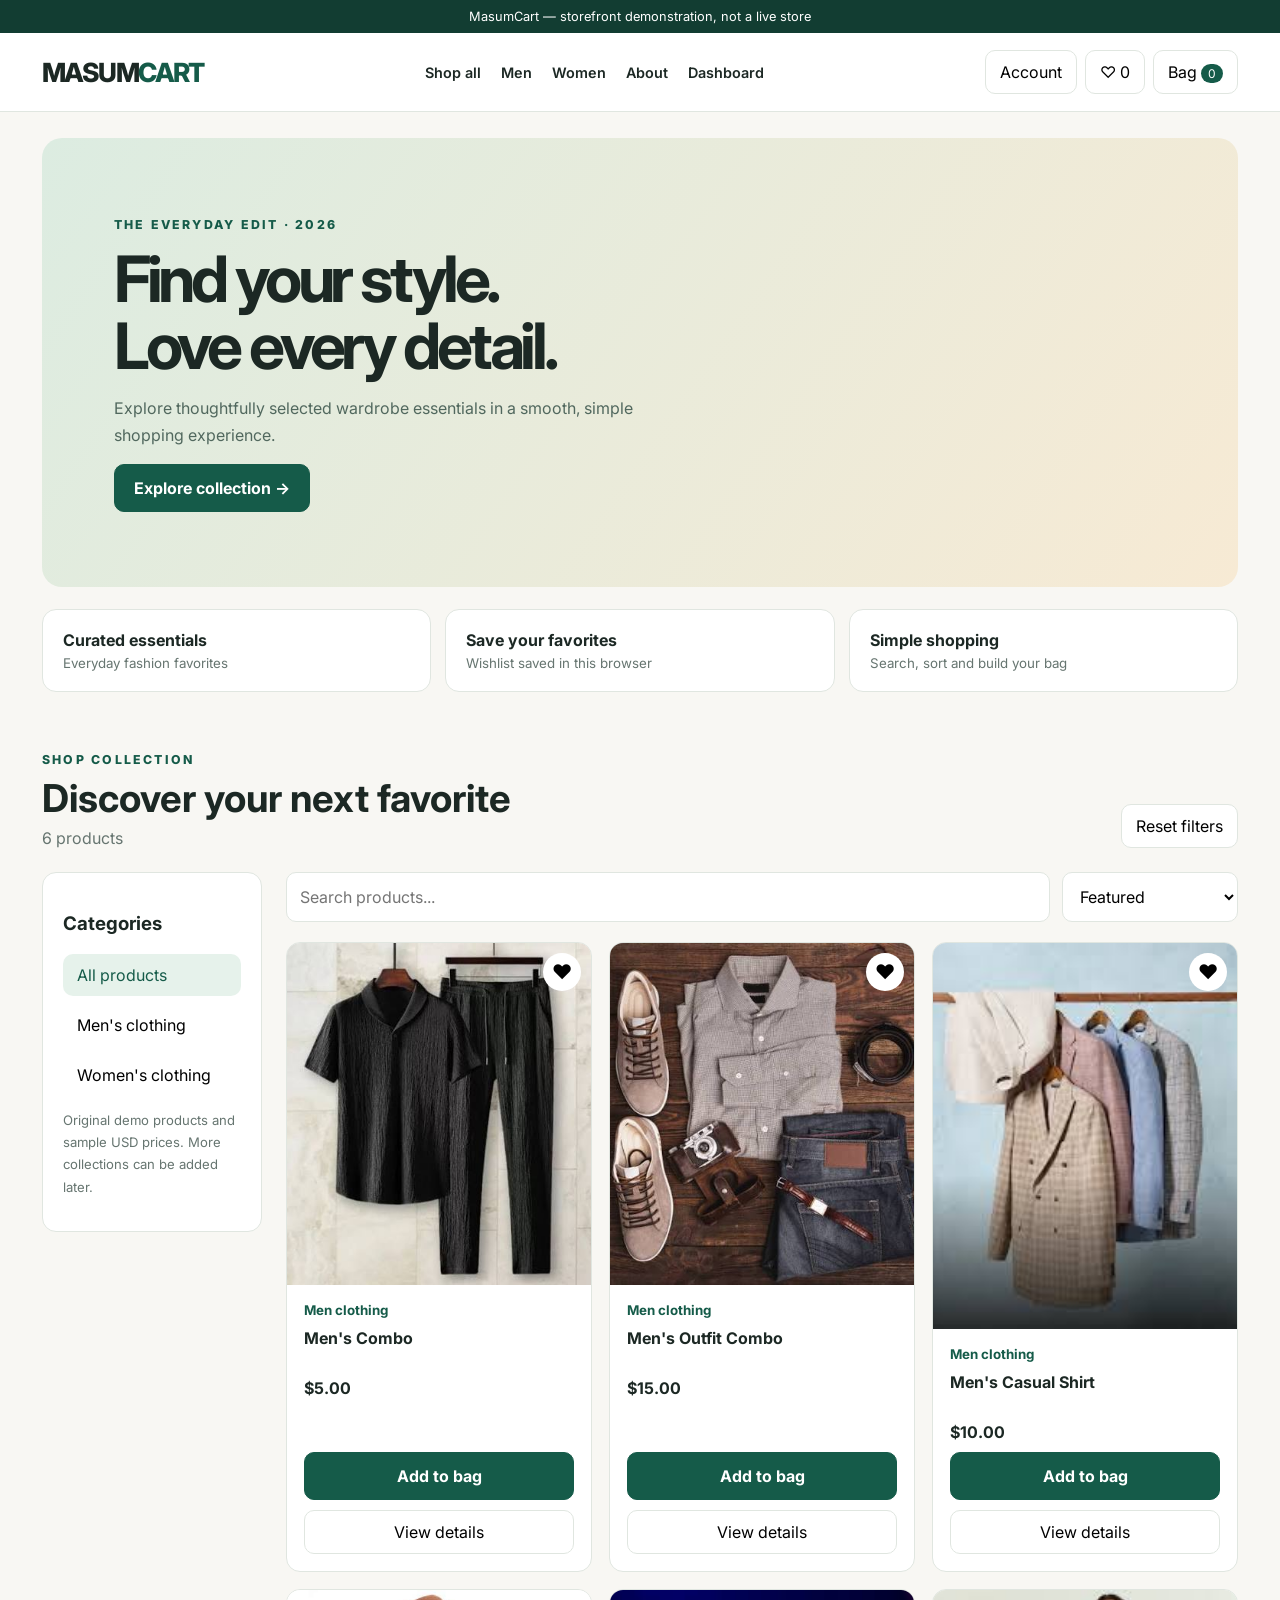
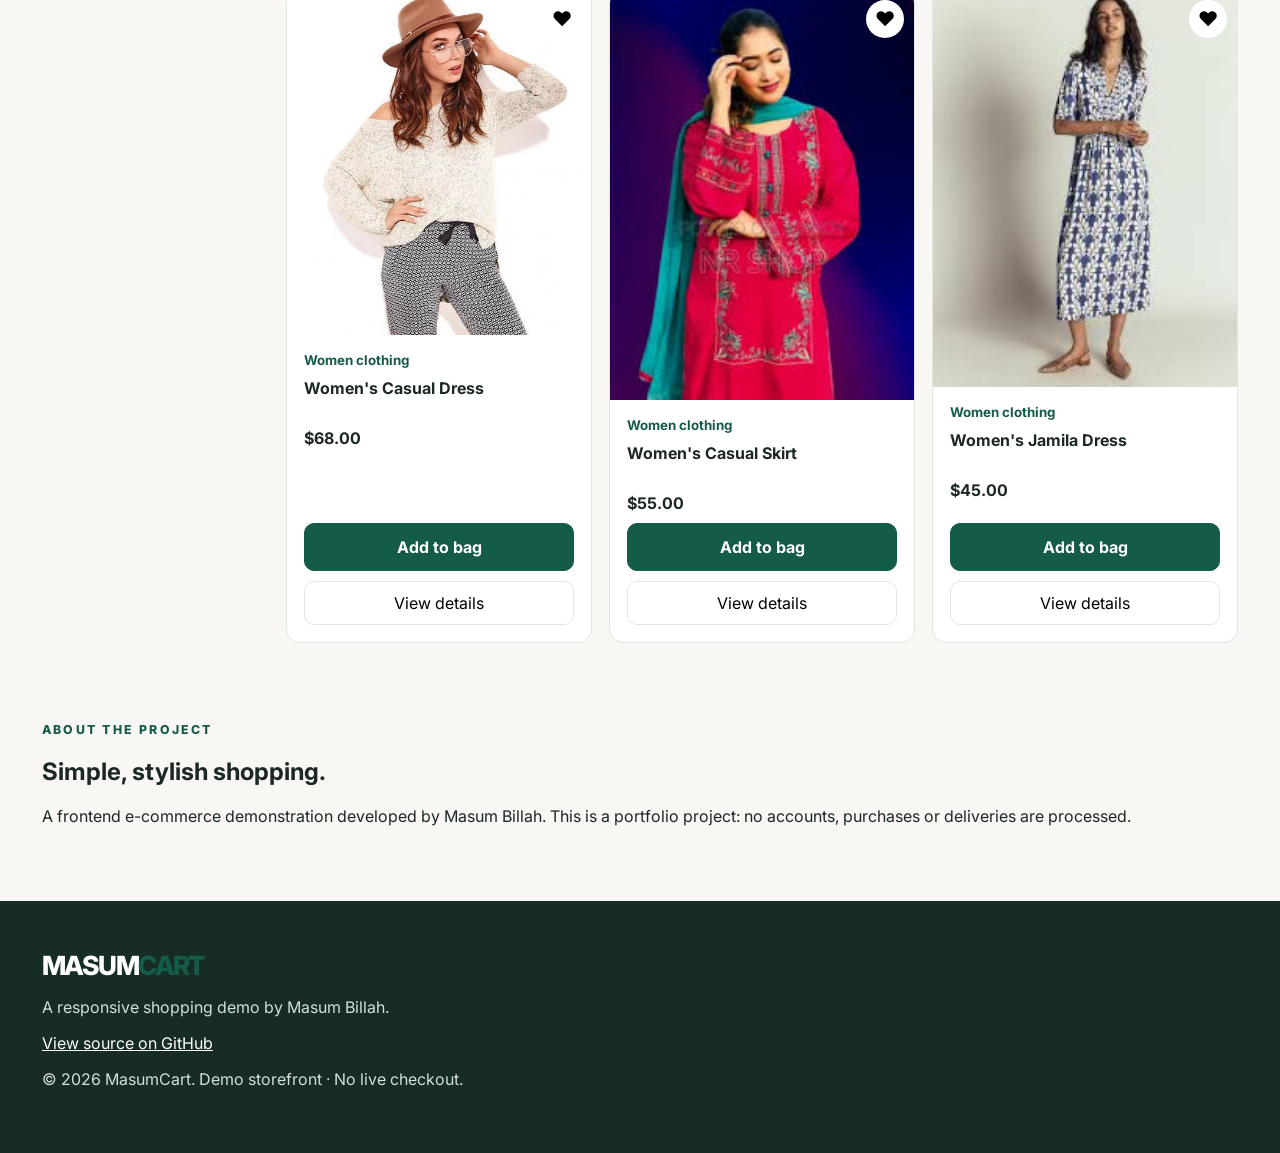
<file: index.html>
<!doctype html><html lang="en"><head><meta charset="utf-8"><meta name="viewport" content="width=device-width,initial-scale=1"><meta name="theme-color" content="#155b49"><meta name="description" content="MasumCart: responsive fashion shopping demo with search, wishlist and cart."><title>MasumCart | Everyday style</title><link rel="preconnect" href="https://fonts.googleapis.com"><link rel="preconnect" href="https://fonts.gstatic.com" crossorigin><link href="https://fonts.googleapis.com/css2?family=Inter:wght@400;500;600;700;800&display=swap" rel="stylesheet"><link rel="stylesheet" href="assets/css/style.css"></head><body><a class="skip" href="#main">Skip to main content</a><div class="strip">MasumCart — storefront demonstration, not a live store</div><header class="nav"><div class="wrap nav-inner"><a class="brand" href="./">MASUM<span>CART</span></a><nav class="links" aria-label="Main navigation"><a href="#catalog" data-category="All">Shop all</a><a href="#catalog" data-category="Men">Men</a><a href="#catalog" data-category="Women">Women</a><a href="#about">About</a><a href="dashboard.html">Dashboard</a></nav><div class="nav-actions"><button class="icon" id="accountBtn" type="button" aria-label="Open local account and saved drafts">Account</button><button class="icon" id="wishBtn" aria-label="Show wishlist" aria-pressed="false">♡ <span id="wishCount">0</span></button><button class="icon" id="cartBtn" aria-label="Open bag">Bag <span class="count" id="cartCount">0</span></button></div></div></header><main id="main" class="wrap"><section class="hero"><span class="eyebrow">The everyday edit · 2026</span><h1>Find your style.<br>Love every detail.</h1><p>Explore thoughtfully selected wardrobe essentials in a smooth, simple shopping experience.</p><a class="primary" href="#catalog">Explore collection →</a></section><div class="benefits"><div class="benefit"><strong>Curated essentials</strong><small>Everyday fashion favorites</small></div><div class="benefit"><strong>Save your favorites</strong><small>Wishlist saved in this browser</small></div><div class="benefit"><strong>Simple shopping</strong><small>Search, sort and build your bag</small></div></div><section id="catalog"><div class="head"><div><span class="eyebrow">Shop collection</span><h2>Discover your next favorite</h2><p id="results" aria-live="polite"></p></div><button class="chip" id="reset">Reset filters</button></div><div class="layout"><aside class="side"><h3>Categories</h3><div class="filters"><button class="filter" data-category="All" aria-pressed="true">All products</button><button class="filter" data-category="Men">Men's clothing</button><button class="filter" data-category="Women">Women's clothing</button></div><p style="color:var(--muted);font-size:.82rem;line-height:1.7">Original demo products and sample USD prices. More collections can be added later.</p></aside><div><div class="toolbar"><input class="search" id="search" type="search" placeholder="Search products..." aria-label="Search products"><select class="sort" id="sort" aria-label="Sort products"><option value="featured">Featured</option><option value="low">Price: low to high</option><option value="high">Price: high to low</option><option value="name">Name: A–Z</option></select></div><div id="products" class="products"></div><p id="empty" class="empty hidden">No products match. Try another search.</p></div></div></section><section id="about" style="margin-top:75px"><span class="eyebrow">About the project</span><h2>Simple, stylish shopping.</h2><p>A frontend e-commerce demonstration developed by Masum Billah. This is a portfolio project: no accounts, purchases or deliveries are processed.</p></section></main><footer class="footer"><div class="wrap"><strong class="brand">MASUM<span>CART</span></strong><p>A responsive shopping demo by Masum Billah.</p><a href="https://github.com/gitwithmasum/MasumCart">View source on GitHub</a><p>© 2026 MasumCart. Demo storefront · No live checkout.</p></div></footer><div class="backdrop hidden" id="backdrop"></div><aside class="drawer hidden" id="drawer" role="dialog" aria-modal="true" aria-label="Shopping bag"><div class="drawer-header"><h2>Your bag</h2><button id="close" class="icon" aria-label="Close bag">✕</button></div><div id="cartBody" class="drawer-body"></div><div class="drawer-footer"><div class="total"><span>Subtotal</span><span id="total">$0.00</span></div><button id="checkout" class="primary">Checkout (demo)</button><p style="color:var(--muted);font-size:.8rem">Checkout is a demo only. No real payments or orders are processed.</p></div></aside><div class="notice hidden" id="notice" role="status" aria-live="polite"></div><script src="assets/js/app.js" defer></script><dialog id="productDialog" class="modal" aria-labelledby="productTitle"><button id="closeProduct" class="modal-close" type="button" aria-label="Close product details">✕</button><div id="productDetails"></div></dialog><dialog id="checkoutDialog" class="modal" aria-labelledby="checkoutTitle"><button id="closeCheckout" class="modal-close" type="button" aria-label="Close checkout preview">✕</button><div id="checkoutDetails"></div></dialog><dialog id="accountDialog" class="modal" aria-labelledby="accountTitle"><button id="closeAccount" class="modal-close" type="button" aria-label="Close account panel">✕</button><div id="accountDetails"></div></dialog></body></html>
</file>
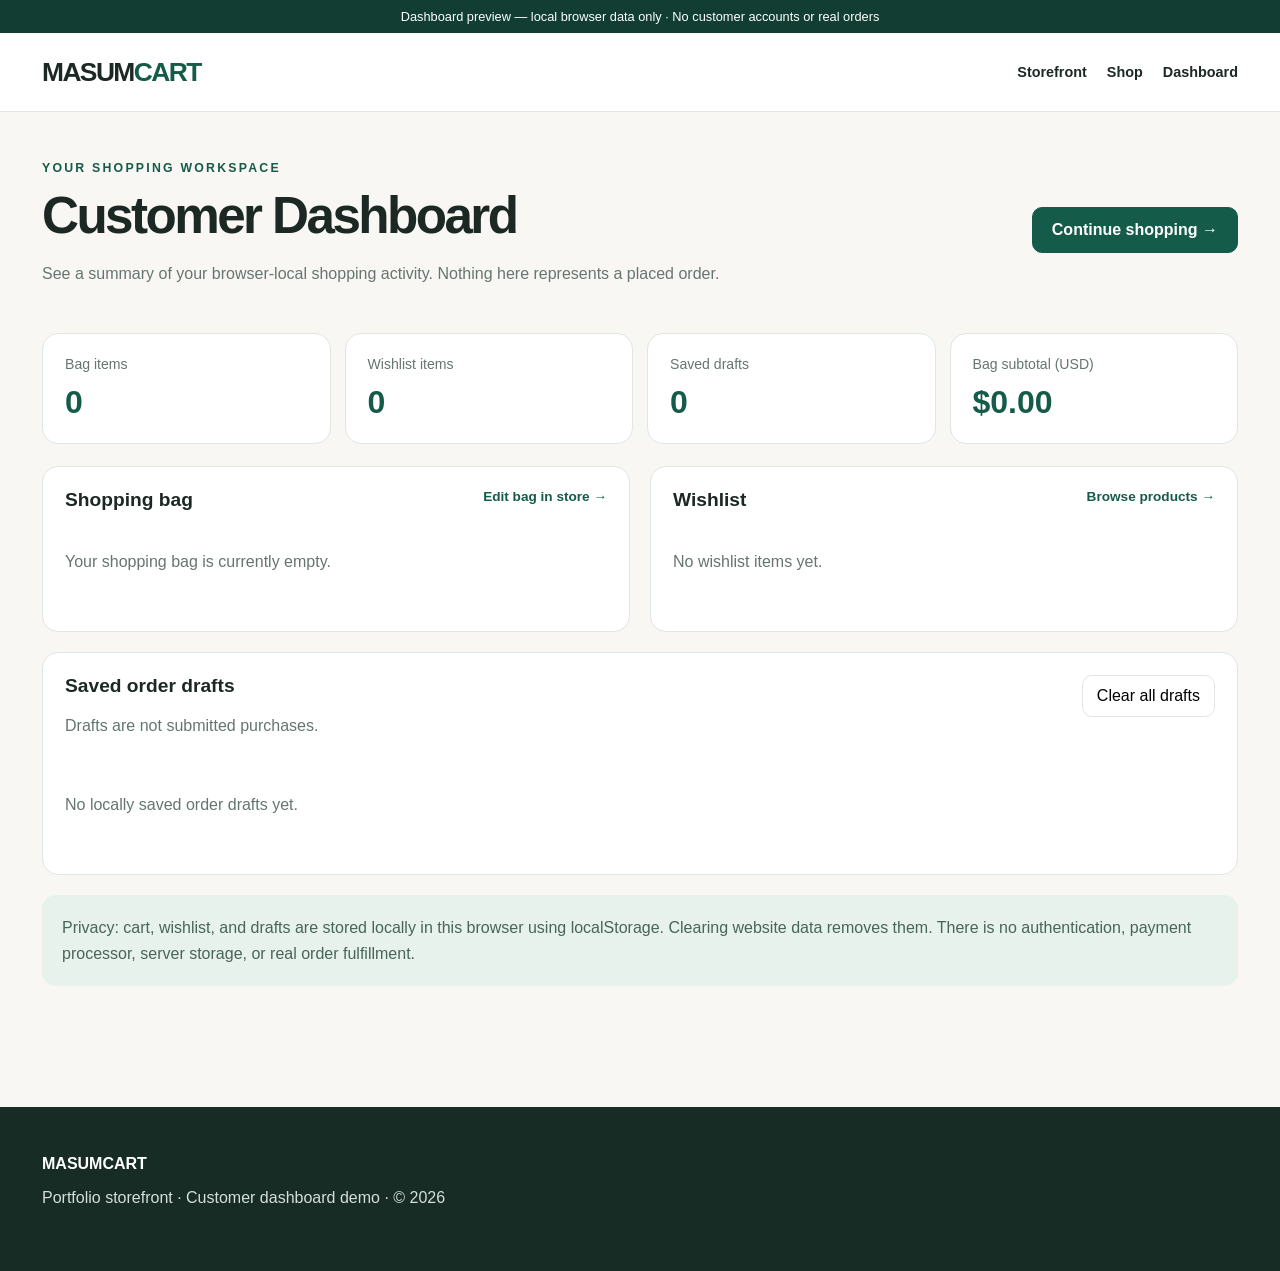
<file: dashboard.html>
<!doctype html><html lang="en"><head><meta charset="utf-8"><meta name="viewport" content="width=device-width,initial-scale=1"><meta name="description" content="MasumCart browser-local customer dashboard demo"><title>Dashboard | MasumCart</title><link rel="stylesheet" href="assets/css/style.css"><link rel="stylesheet" href="assets/css/dashboard.css"><script src="assets/js/dashboard.js" defer></script></head><body><a class="skip" href="#dashboard">Skip to dashboard</a><div class="strip">Dashboard preview — local browser data only · No customer accounts or real orders</div><header class="nav"><div class="wrap nav-inner"><a class="brand" href="index.html">MASUM<span>CART</span></a><nav class="links" aria-label="Main navigation"><a href="index.html">Storefront</a><a href="index.html#catalog">Shop</a><a href="dashboard.html" aria-current="page">Dashboard</a></nav></div></header><main class="wrap dashboard" id="dashboard"><div class="dashboard-heading"><div><span class="eyebrow">Your shopping workspace</span><h1>Customer Dashboard</h1><p>See a summary of your browser-local shopping activity. Nothing here represents a placed order.</p></div><a class="primary" href="index.html#catalog">Continue shopping →</a></div><div class="stat-grid"><article class="stat"><span>Bag items</span><strong id="statCart">0</strong></article><article class="stat"><span>Wishlist items</span><strong id="statWish">0</strong></article><article class="stat"><span>Saved drafts</span><strong id="statDraft">0</strong></article><article class="stat"><span>Bag subtotal (USD)</span><strong id="statTotal">$0.00</strong></article></div><div class="dashboard-columns"><section class="dash-panel" aria-labelledby="bagTitle"><div class="panel-title"><h2 id="bagTitle">Shopping bag</h2><a href="index.html">Edit bag in store →</a></div><div id="dashboardCart"></div></section><section class="dash-panel" aria-labelledby="wishTitle"><div class="panel-title"><h2 id="wishTitle">Wishlist</h2><a href="index.html#catalog">Browse products →</a></div><div id="dashboardWish"></div></section></div><section class="dash-panel" aria-labelledby="draftTitle"><div class="panel-title"><div><h2 id="draftTitle">Saved order drafts</h2><p>Drafts are not submitted purchases.</p></div><button id="clearDashboardDrafts" class="chip" type="button">Clear all drafts</button></div><div id="dashboardDrafts"></div></section><p class="dashboard-note">Privacy: cart, wishlist, and drafts are stored locally in this browser using localStorage. Clearing website data removes them. There is no authentication, payment processor, server storage, or real order fulfillment.</p></main><footer class="footer"><div class="wrap"><strong>MASUMCART</strong><p>Portfolio storefront · Customer dashboard demo · © 2026</p></div></footer><div class="notice hidden" id="dashboardNotice" role="status" aria-live="polite"></div></body></html>
</file>
<file: assets/css/style.css>
:root{--bg:#f8f7f3;--fg:#1c2824;--green:#155b49;--line:#e0e6e0;--muted:#667570}*{box-sizing:border-box}html{scroll-behavior:smooth}body{margin:0;background:var(--bg);color:var(--fg);font-family:Inter,Arial,sans-serif}button,input,select{font:inherit}button{cursor:pointer}a{color:inherit;text-decoration:none}button:focus-visible,a:focus-visible,input:focus-visible,select:focus-visible{outline:3px solid #b9924c;outline-offset:2px}.skip{position:absolute;top:-90px;left:12px;background:white;padding:12px}.skip:focus{top:8px}.wrap{max-width:1240px;margin:auto;padding:0 22px}.strip{background:#123d32;color:#fff;text-align:center;padding:9px;font-size:.8rem}.nav{background:#fff;border-bottom:1px solid var(--line);position:sticky;top:0;z-index:10}.nav-inner{display:flex;gap:24px;align-items:center;justify-content:space-between;min-height:78px}.brand{font-size:1.65rem;font-weight:800;letter-spacing:-.06em}.brand span{color:var(--green)}.links{display:flex;gap:20px}.links a{font-weight:600;font-size:.9rem}.links a:hover{color:var(--green)}.nav-actions{display:flex;gap:8px}.chip,.icon,.filter{border:1px solid var(--line);background:white;border-radius:10px;padding:11px 14px}.count{border-radius:20px;background:var(--green);color:white;font-size:.75rem;padding:2px 7px}.hero{background:linear-gradient(125deg,#dcece1,#f7ead4);border-radius:20px;padding:75px 6%;margin-top:26px}.hero h1{max-width:730px;font-size:clamp(2.3rem,5vw,4.6rem);letter-spacing:-.065em;line-height:1.05;margin:12px 0}.hero p{color:#51685e;max-width:520px;line-height:1.65}.eyebrow{font-size:.77rem;letter-spacing:.18em;text-transform:uppercase;font-weight:800;color:var(--green)}.primary{display:inline-block;background:var(--green);color:white;border:1px solid var(--green);border-radius:10px;padding:13px 19px;font-weight:700}.primary:hover{background:#0b4032}.benefits{display:grid;grid-template-columns:repeat(3,1fr);gap:14px;margin:22px 0 56px}.benefit,.side,.product{background:#fff;border:1px solid var(--line);border-radius:14px}.benefit{padding:20px}.benefit small{color:var(--muted);display:block;margin-top:5px}.head{display:flex;justify-content:space-between;align-items:end;gap:12px;margin-bottom:24px}.head h2{font-size:clamp(1.7rem,3vw,2.4rem);margin:7px 0}.head p{color:var(--muted);margin:0}.layout{display:grid;grid-template-columns:220px minmax(0,1fr);gap:24px}.side{padding:20px;height:max-content}.filters{display:grid;gap:8px}.filter{text-align:left;border:0}.filter[aria-pressed=true],.filter:hover{background:#e6f2eb;color:var(--green)}.toolbar{display:flex;gap:12px;margin-bottom:20px}.search,.sort{border:1px solid var(--line);padding:13px;border-radius:10px;background:white}.search{flex:1;min-width:0}.products{display:grid;grid-template-columns:repeat(3,minmax(0,1fr));gap:17px}.product{overflow:hidden;display:flex;flex-direction:column}.photo{position:relative;aspect-ratio:4/4.5;background:#edeae5}.photo img{width:100%;height:100%;object-fit:cover}.favorite{position:absolute;top:10px;right:10px;background:#fff;border:0;border-radius:50%;width:38px;height:38px;font-size:1.25rem}.favorite[aria-pressed=true]{color:#b62851}.details{padding:17px;display:flex;flex-direction:column;gap:10px;flex:1}.details small{color:var(--green);font-weight:700}.details h3{font-size:1rem;margin:0;min-height:40px}.details .primary{margin-top:auto}.empty{text-align:center;padding:40px;color:var(--muted)}.hidden{display:none!important}.backdrop{position:fixed;inset:0;background:#061b1599;z-index:20}.drawer{position:fixed;right:0;top:0;height:100dvh;width:min(430px,100%);background:white;z-index:21;display:flex;flex-direction:column}.drawer-header,.drawer-footer{padding:20px;border-bottom:1px solid var(--line)}.drawer-header{display:flex;justify-content:space-between;align-items:center}.drawer-body{overflow-y:auto;flex:1;padding:20px}.drawer-footer{border-top:1px solid var(--line);border-bottom:0}.cart-row{display:flex;gap:13px;padding:12px 0;border-bottom:1px solid var(--line)}.cart-row img{width:70px;height:76px;object-fit:cover;border-radius:8px}.cart-row button{padding:4px 9px;border:1px solid var(--line);background:#fff;border-radius:6px}.total{display:flex;justify-content:space-between;font-weight:800;margin-bottom:15px}.drawer-footer .primary{width:100%}.notice{position:fixed;bottom:24px;left:50%;transform:translateX(-50%);background:var(--fg);color:white;padding:14px 23px;border-radius:12px;z-index:30}.footer{background:#162c25;color:#fff;margin-top:75px;padding:48px 0}.footer p{color:#d4dfd9}.footer a{text-decoration:underline}@media(max-width:900px){.nav-inner{flex-wrap:wrap;padding:14px 0}.links{order:3;width:100%;overflow-x:auto}.layout{grid-template-columns:1fr}.filters{display:flex;overflow-x:auto}.filter{white-space:nowrap}.products{grid-template-columns:repeat(2,minmax(0,1fr))}}@media(max-width:560px){.wrap{padding:0 14px}.brand{font-size:1.35rem}.icon{padding:9px}.hero{padding:45px 24px}.benefits{grid-template-columns:1fr;margin-bottom:40px}.toolbar{flex-direction:column}.products{gap:10px}.details{padding:11px}.details h3{font-size:.9rem}.head{align-items:start}}@media(prefers-reduced-motion:reduce){html{scroll-behavior:auto}}
/* Product details and checkout preview */
.modal{width:min(760px,calc(100vw - 28px));max-height:85dvh;overflow:auto;border:1px solid var(--line);border-radius:18px;padding:30px;background:white;color:var(--fg);box-shadow:0 25px 80px #091d1830}.modal::backdrop{background:#061b15aa}.modal-close{float:right;border:1px solid var(--line);background:white;border-radius:8px;padding:7px 12px;margin:-12px -12px 12px 12px}.detail-layout{display:grid;grid-template-columns:minmax(0,1fr) minmax(0,1fr);align-items:center;gap:25px;clear:both}.detail-layout img{width:100%;max-height:420px;object-fit:cover;border-radius:12px}.detail-layout p,.modal li{line-height:1.7;color:var(--muted)}.detail-price{font-size:1.5rem;font-weight:800;color:var(--green)!important}@media(max-width:580px){.modal{padding:18px}.detail-layout{grid-template-columns:1fr}.detail-layout img{max-height:280px}}

/* Account and local draft activity */
.draft-row{padding:12px 0;border-bottom:1px solid var(--line)}.draft-row p{margin:6px 0;color:var(--muted);font-size:.9rem}.modal h2{margin-top:0}.modal .chip{margin-top:15px}
</file>
<file: assets/css/dashboard.css>
.dashboard{padding-top:46px;padding-bottom:30px}.dashboard-heading{display:flex;align-items:center;justify-content:space-between;gap:20px;margin-bottom:30px}.dashboard-heading h1{font-size:clamp(2rem,4vw,3.2rem);letter-spacing:-.05em;margin:10px 0}.dashboard-heading p,.panel-title p{color:var(--muted);line-height:1.6}.stat-grid{display:grid;grid-template-columns:repeat(4,minmax(0,1fr));gap:14px;margin-bottom:22px}.stat,.dash-panel{background:white;border:1px solid var(--line);border-radius:16px;padding:22px}.stat span{display:block;color:var(--muted);font-size:.88rem}.stat strong{display:block;color:var(--green);font-size:2rem;margin-top:12px}.dashboard-columns{display:grid;grid-template-columns:1fr 1fr;gap:20px;margin-bottom:20px}.panel-title{display:flex;justify-content:space-between;align-items:start;gap:18px;margin-bottom:20px}.panel-title h2{font-size:1.2rem;margin:0}.panel-title a{font-size:.85rem;color:var(--green);font-weight:700}.dash-item{padding:14px 0;border-bottom:1px solid var(--line);display:flex;gap:14px;align-items:center}.dash-item:last-child{border-bottom:0}.dash-item img{height:64px;width:58px;object-fit:cover;border-radius:9px}.dash-item strong{display:block}.dash-item small{color:var(--muted)}.dash-empty{color:var(--muted);padding:22px 0}.dashboard-note{padding:20px;background:#e8f2ec;border-radius:14px;color:#496459;line-height:1.6;margin-top:20px}@media(max-width:900px){.stat-grid{grid-template-columns:repeat(2,1fr)}.dashboard-columns{grid-template-columns:1fr}}@media(max-width:560px){.dashboard-heading{align-items:start;flex-direction:column}.stat,.dash-panel{padding:16px}.stat-grid{gap:10px}.stat strong{font-size:1.55rem}.panel-title{flex-wrap:wrap}}
</file>
